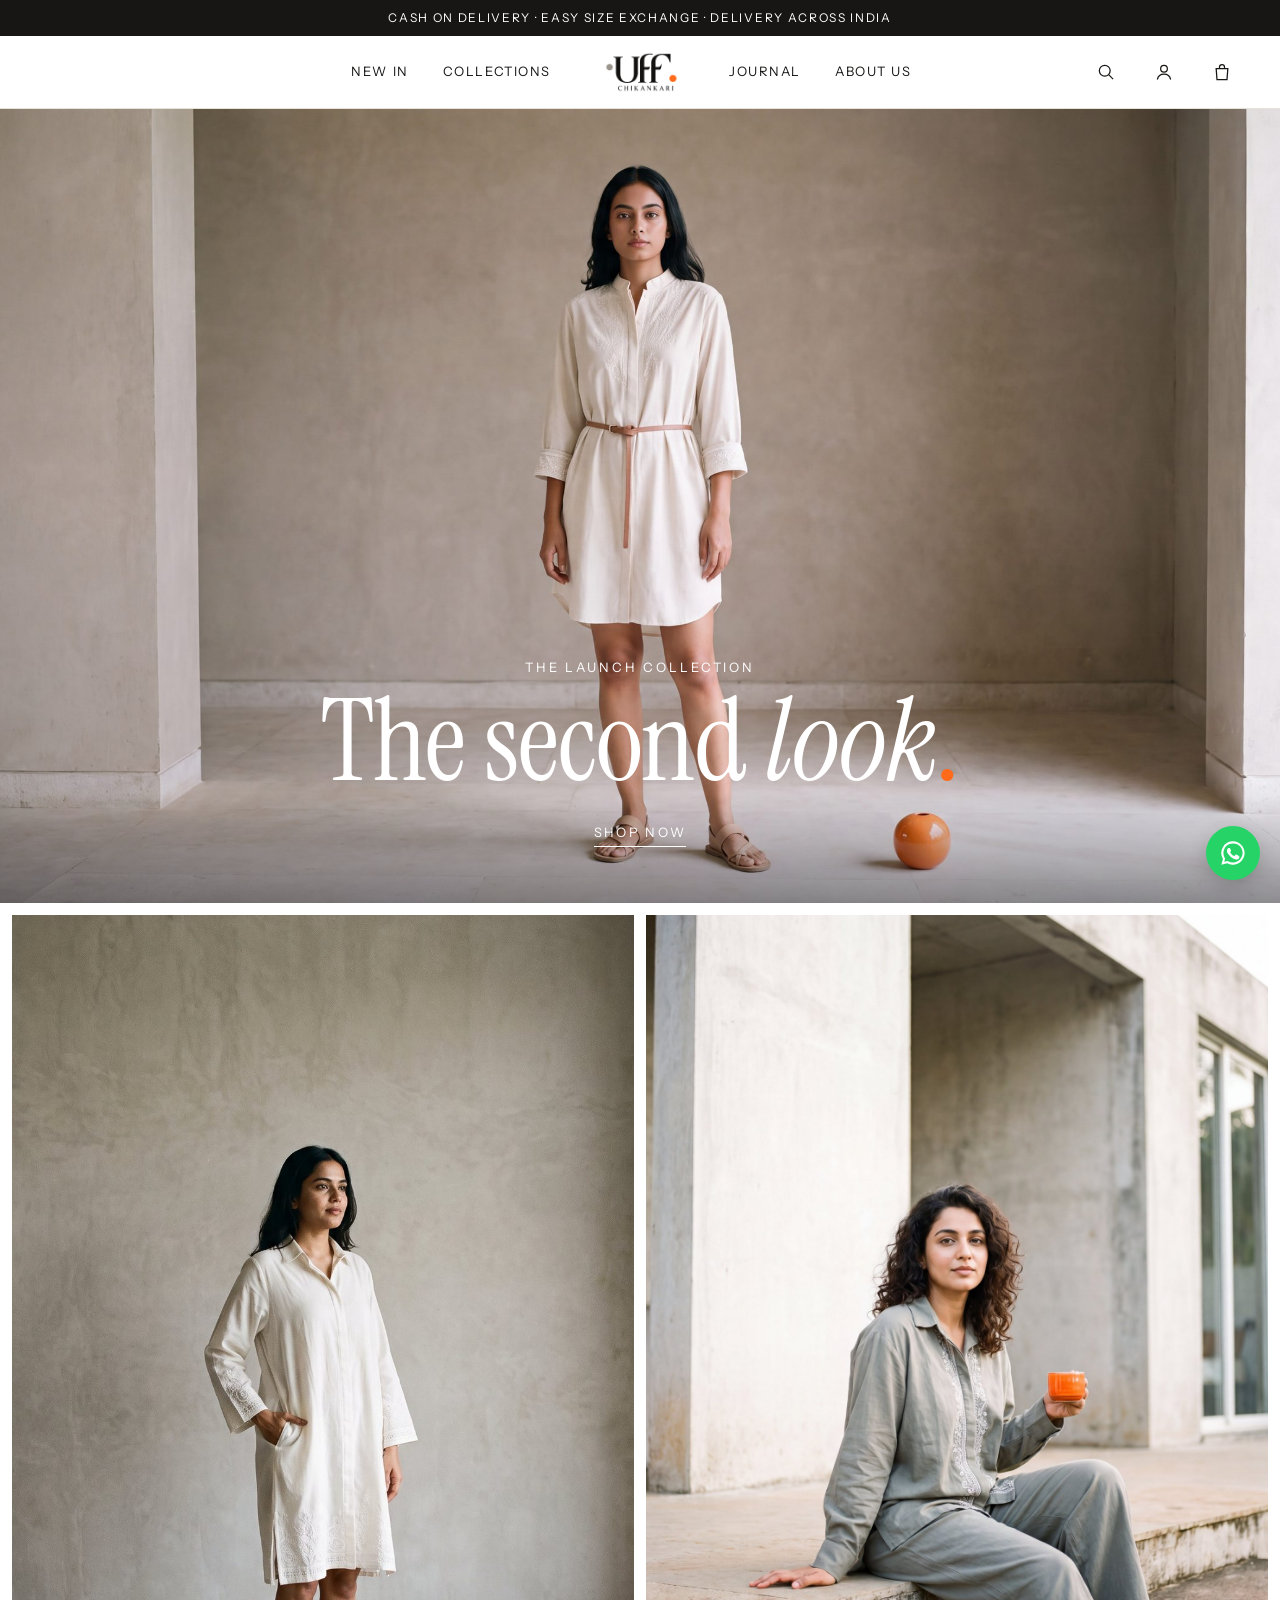
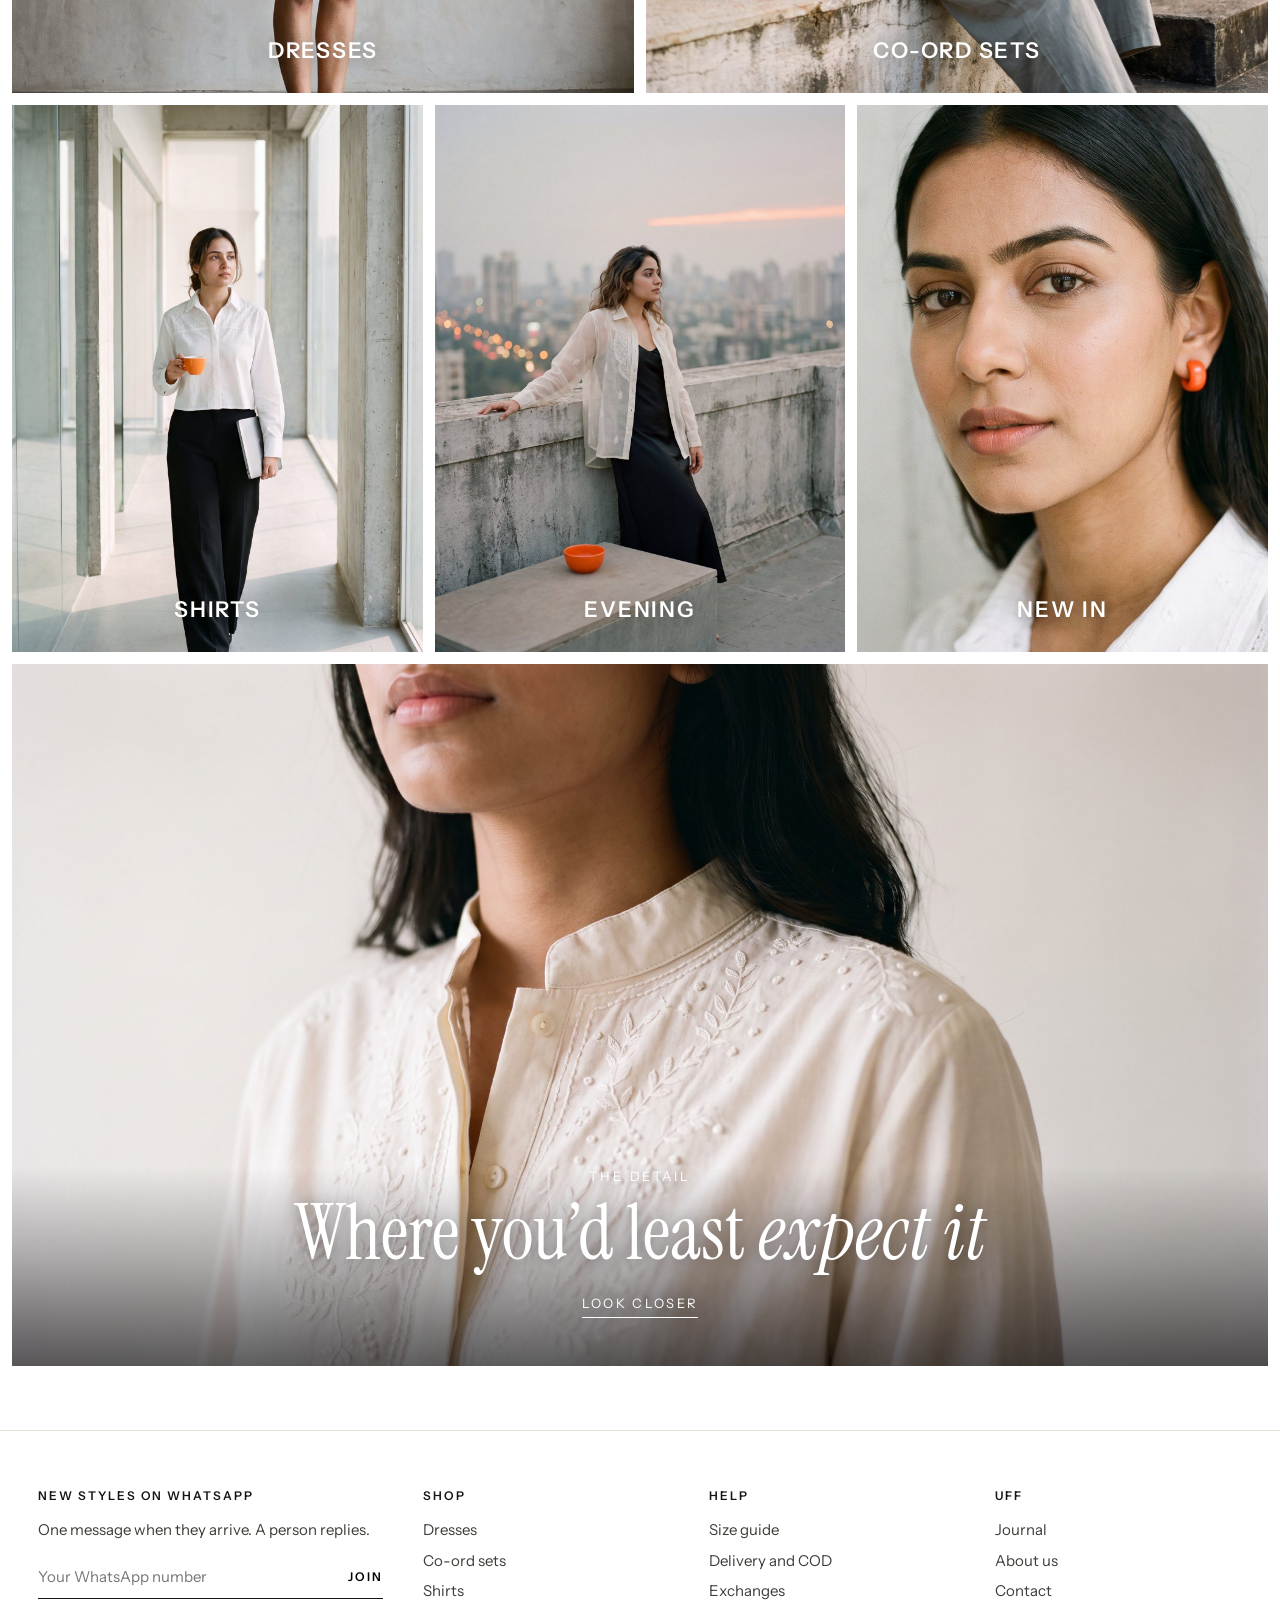
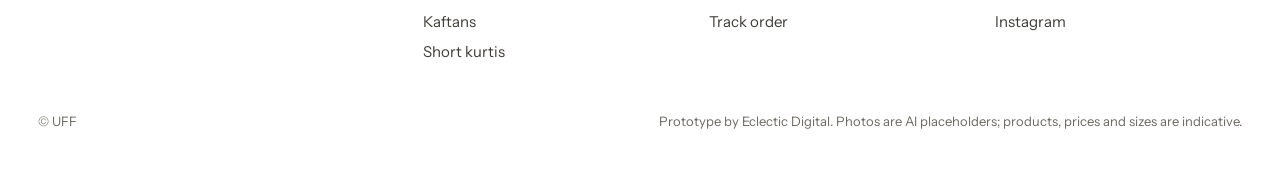
<file: index.html>
<!doctype html>
<html lang="en">
<head>
<meta charset="utf-8">
<meta name="viewport" content="width=device-width, initial-scale=1, viewport-fit=cover">
<meta name="robots" content="noindex, nofollow">
<title>UFF · Contemporary fashion</title>
<link rel="icon" href="img/logo_ink.png">
<link rel="preconnect" href="https://fonts.googleapis.com">
<link rel="stylesheet" href="https://fonts.googleapis.com/css2?family=Instrument+Sans:wght@400;500;600&family=Instrument+Serif:ital@0;1&display=swap">
<link rel="stylesheet" href="styles.css">
</head>
<body>
<div class="bar">Cash on delivery · Easy size exchange · Delivery across India</div>
<header class="hdr">
  <div class="in">
    <div class="side">
      <button class="menu" type="button" aria-label="Menu"><svg width="22" height="14" viewBox="0 0 22 14" aria-hidden="true"><path d="M0 1h22M0 7h22M0 13h22" stroke="currentColor" stroke-width="1.4" fill="none"/></svg></button>
      <nav class="l" aria-label="Shop"><a href="#new">New in</a><a href="#shop">Collections</a></nav>
    </div>
    <a class="logo" href="index.html" aria-label="UFF home"><img src="img/logo_ink.png" alt="UFF"></a>
    <div class="side" style="justify-content:space-between">
      <nav class="r" aria-label="About"><a href="#journal">Journal</a><a href="#about">About us</a></nav>
      <div class="icons">
        <a class="hide-sm" href="#" aria-label="Search"><svg width="20" height="20" viewBox="0 0 24 24" aria-hidden="true"><circle cx="10.5" cy="10.5" r="6.5" fill="none" stroke="currentColor" stroke-width="1.5"/><path d="m15.5 15.5 5 5" stroke="currentColor" stroke-width="1.5"/></svg></a>
        <a class="hide-sm" href="#" aria-label="Account"><svg width="20" height="20" viewBox="0 0 24 24" aria-hidden="true"><circle cx="12" cy="8" r="4" fill="none" stroke="currentColor" stroke-width="1.5"/><path d="M4 21c1-4.5 4.5-6.5 8-6.5s7 2 8 6.5" fill="none" stroke="currentColor" stroke-width="1.5"/></svg></a>
        <a href="#" aria-label="Bag, 0 items"><svg width="20" height="20" viewBox="0 0 24 24" aria-hidden="true"><path d="M5 8h14l-1 13H6z" fill="none" stroke="currentColor" stroke-width="1.5"/><path d="M9 8V6a3 3 0 0 1 6 0v2" fill="none" stroke="currentColor" stroke-width="1.5"/></svg></a>
      </div>
    </div>
  </div>
</header>

<main>
  <section class="hero" aria-label="The launch collection">
    <picture>
      <source media="(max-width:760px)" srcset="img/hero_mobile.jpg">
      <img src="img/scroll_hero.jpg" alt="A woman standing in an ivory shirt-dress with a thin tan belt, in a bare concrete room">
    </picture>
    <div class="cap">
      <div class="k">The launch collection</div>
      <h1>The second <em>look</em><span class="dot">.</span></h1>
      <a class="cta" href="#shop">Shop now</a>
    </div>
  </section>

  <section id="shop" aria-label="Shop by style">
    <div class="tiles two">
      <a class="tile" href="product.html"><img src="img/hero_mobile.jpg" alt="Shirt-dress, worn full length" style="object-position:50% 40%"><span>Dresses</span></a>
      <a class="tile" href="product.html"><img src="img/weekend_coord.jpg" alt="A sage co-ord, worn outdoors"><span>Co-ord sets</span></a>
    </div>
    <div class="tiles three">
      <a class="tile" href="product.html"><img src="img/work_corridor.jpg" alt="A white shirt worn to work"><span>Shirts</span></a>
      <a class="tile" href="product.html"><img src="img/evening_rooftop.jpg" alt="A sheer shirt worn open over a slip dress at dusk"><span>Evening</span></a>
      <a class="tile" id="new" href="product.html"><img src="img/ugc_mirror.jpg" alt="A white shirt with an embroidered collar, close up" style="object-position:50% 30%"><span>New in</span></a>
    </div>
  </section>

  <a class="band" href="product.html" aria-label="The detail: see the shirt-dress">
    <img src="img/macro_collar.jpg" alt="Embroidery at the collar and yoke of an ivory shirt-dress, up close">
    <div class="cap">
      <div class="k">The detail</div>
      <h2>Where you&#8217;d least <em>expect it</em></h2>
      <span class="cta">Look closer</span>
    </div>
  </a>
</main>

<footer class="ft" id="about">
  <div class="grid">
    <div>
      <h3>New styles on WhatsApp</h3>
      <p>One message when they arrive. A person replies.</p>
      <form id="join"><label class="vh" for="wa">WhatsApp number</label><input id="wa" type="tel" inputmode="tel" placeholder="Your WhatsApp number" autocomplete="tel"><button type="submit">Join</button></form>
      <output id="joinOut" aria-live="polite"></output>
    </div>
    <div><h3>Shop</h3><a href="#shop">Dresses</a><a href="#shop">Co-ord sets</a><a href="#shop">Shirts</a><a href="#shop">Kaftans</a><a href="#shop">Short kurtis</a></div>
    <div><h3>Help</h3><a href="product.html#size">Size guide</a><a href="#">Delivery and COD</a><a href="#">Exchanges</a><a href="#">Track order</a></div>
    <div id="journal"><h3>UFF</h3><a href="#">Journal</a><a href="#">About us</a><a href="#">Contact</a><a href="#">Instagram</a></div>
  </div>
  <div class="fine"><span>© UFF</span><span>Prototype by Eclectic Digital. Photos are AI placeholders; products, prices and sizes are indicative.</span></div>
</footer>

<a class="wa" href="#" aria-label="Chat on WhatsApp"><svg width="28" height="28" viewBox="0 0 24 24" aria-hidden="true"><path fill="#fff" d="M12 2a10 10 0 0 0-8.6 15.1L2 22l5-1.3A10 10 0 1 0 12 2zm0 18.2a8.2 8.2 0 0 1-4.2-1.2l-.3-.2-3 .8.8-2.9-.2-.3A8.2 8.2 0 1 1 12 20.2zm4.5-6.1c-.2-.1-1.5-.7-1.7-.8-.2-.1-.4-.1-.6.1l-.8 1c-.1.2-.3.2-.5.1a6.7 6.7 0 0 1-3.3-2.9c-.3-.4.3-.4.7-1.3.1-.2 0-.3 0-.4l-.8-1.8c-.2-.5-.4-.4-.6-.4h-.5a1 1 0 0 0-.7.3 3 3 0 0 0-.9 2.2 5.1 5.1 0 0 0 1.1 2.7 11.7 11.7 0 0 0 4.5 4c1.7.7 2.4.8 3.2.6.5-.1 1.5-.6 1.7-1.2.2-.6.2-1.1.2-1.2-.1-.1-.3-.2-.5-.3z"/></svg></a>

<script>
document.getElementById('join').addEventListener('submit', function(e){
  e.preventDefault();
  var v = document.getElementById('wa').value.replace(/\D/g,'');
  document.getElementById('joinOut').textContent = v.length >= 10 ? 'Thanks. This is a prototype, so nothing was sent.' : 'Enter a 10-digit WhatsApp number.';
});
</script>
</body>
</html>
</file>
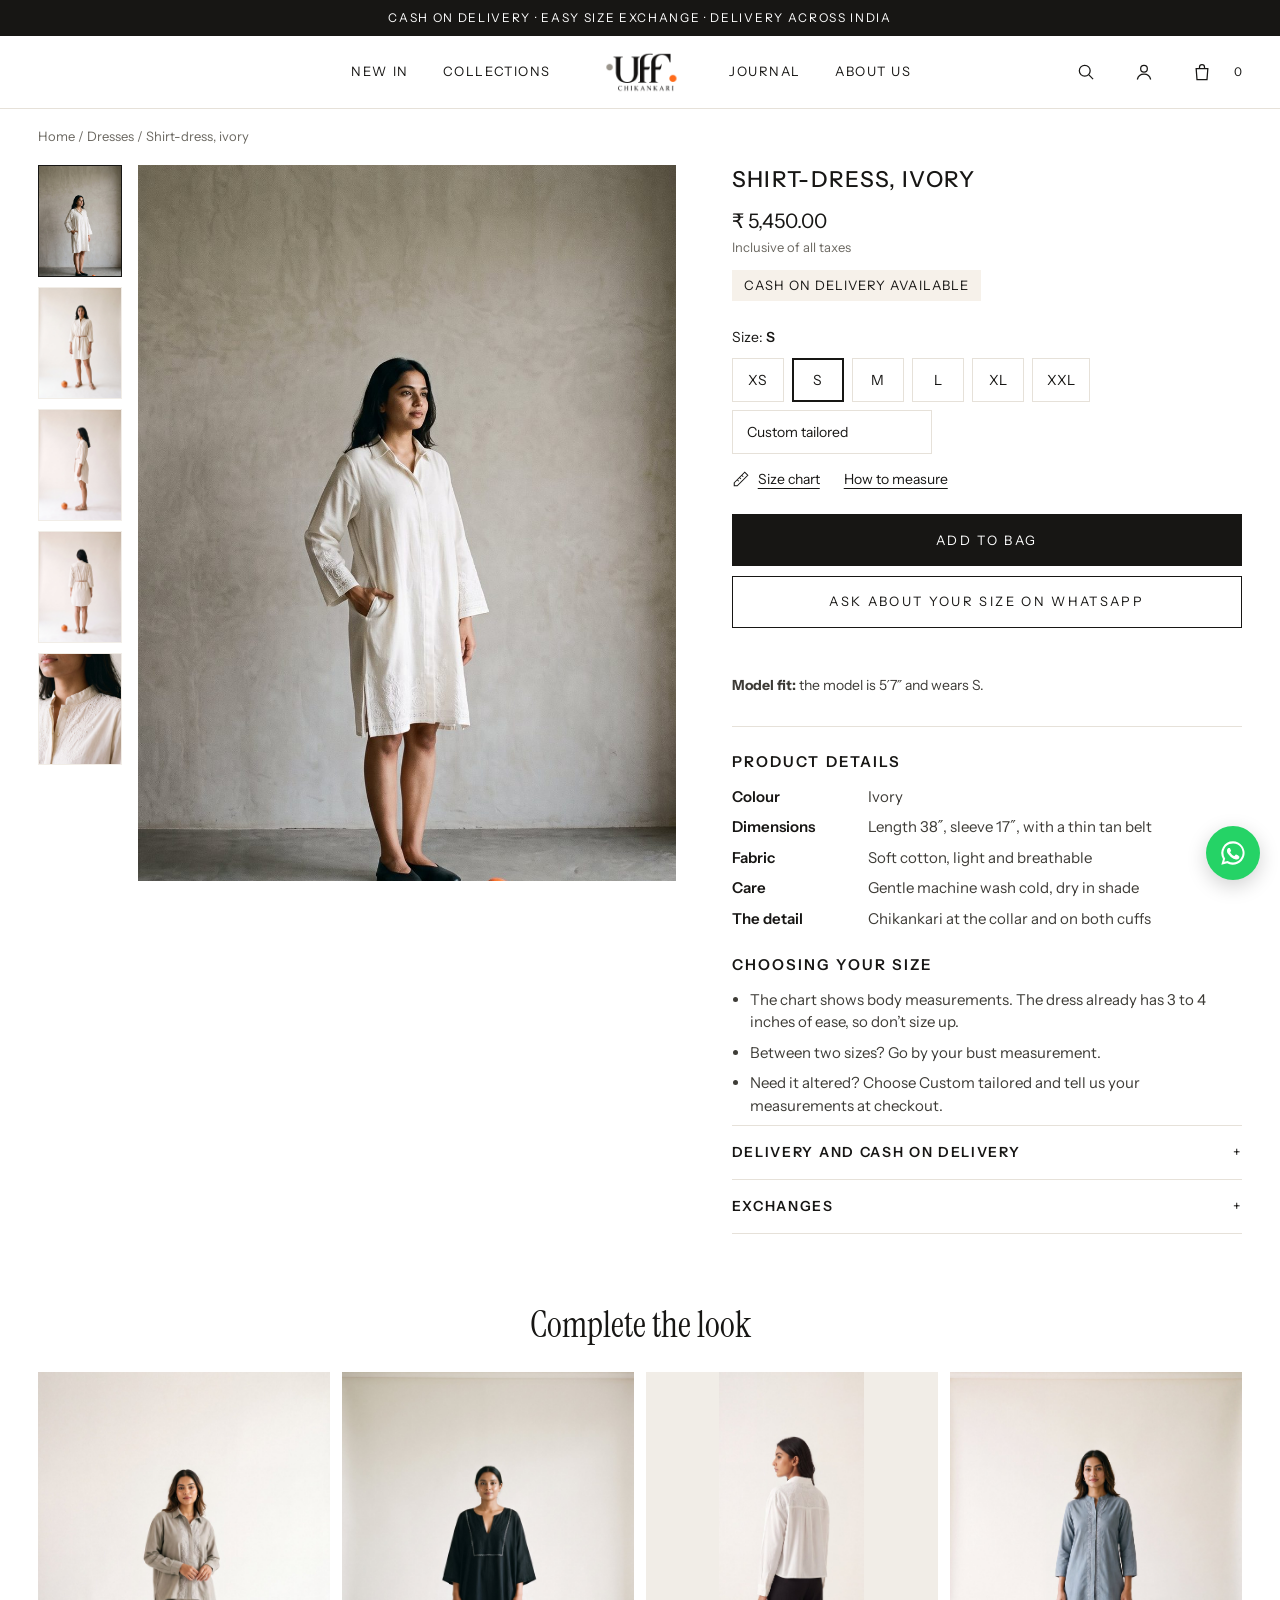
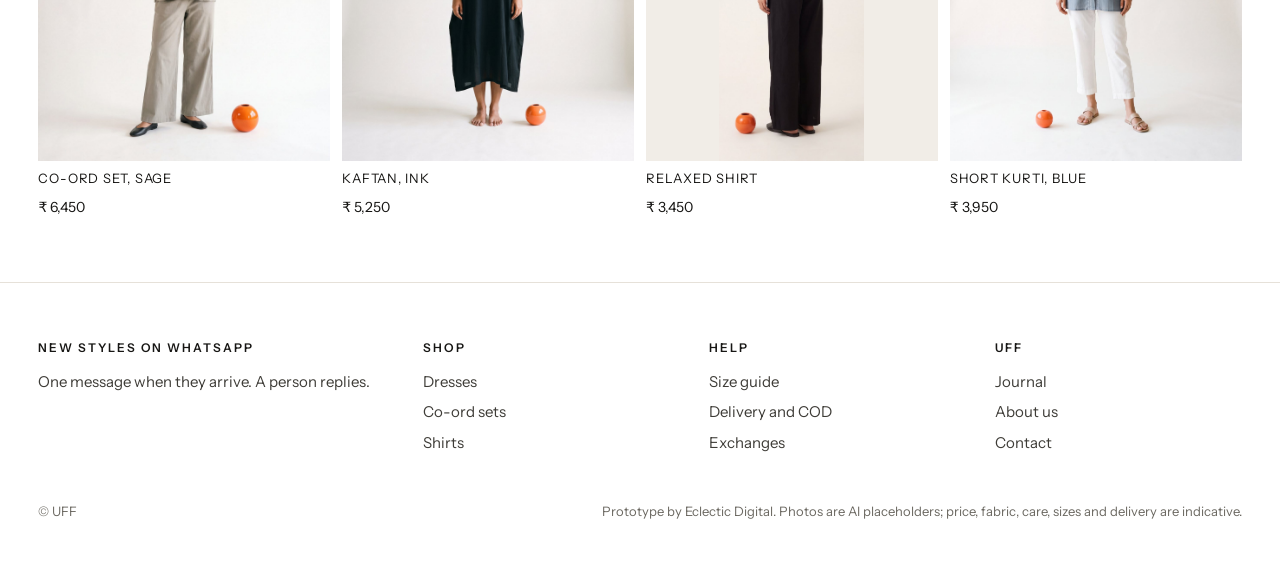
<file: product.html>
<!doctype html>
<html lang="en">
<head>
<meta charset="utf-8">
<meta name="viewport" content="width=device-width, initial-scale=1, viewport-fit=cover">
<meta name="robots" content="noindex, nofollow">
<title>Shirt-dress, ivory · UFF</title>
<link rel="icon" href="img/logo_ink.png">
<link rel="preconnect" href="https://fonts.googleapis.com">
<link rel="stylesheet" href="https://fonts.googleapis.com/css2?family=Instrument+Sans:wght@400;500;600&family=Instrument+Serif:ital@0;1&display=swap">
<link rel="stylesheet" href="styles.css">
</head>
<body>
<div class="bar">Cash on delivery · Easy size exchange · Delivery across India</div>
<header class="hdr">
  <div class="in">
    <div class="side">
      <button class="menu" type="button" aria-label="Menu"><svg width="22" height="14" viewBox="0 0 22 14" aria-hidden="true"><path d="M0 1h22M0 7h22M0 13h22" stroke="currentColor" stroke-width="1.4" fill="none"/></svg></button>
      <nav class="l" aria-label="Shop"><a href="index.html#new">New in</a><a href="index.html#shop">Collections</a></nav>
    </div>
    <a class="logo" href="index.html" aria-label="UFF home"><img src="img/logo_ink.png" alt="UFF"></a>
    <div class="side" style="justify-content:space-between">
      <nav class="r" aria-label="About"><a href="index.html#journal">Journal</a><a href="index.html#about">About us</a></nav>
      <div class="icons">
        <a class="hide-sm" href="#" aria-label="Search"><svg width="20" height="20" viewBox="0 0 24 24" aria-hidden="true"><circle cx="10.5" cy="10.5" r="6.5" fill="none" stroke="currentColor" stroke-width="1.5"/><path d="m15.5 15.5 5 5" stroke="currentColor" stroke-width="1.5"/></svg></a>
        <a class="hide-sm" href="#" aria-label="Account"><svg width="20" height="20" viewBox="0 0 24 24" aria-hidden="true"><circle cx="12" cy="8" r="4" fill="none" stroke="currentColor" stroke-width="1.5"/><path d="M4 21c1-4.5 4.5-6.5 8-6.5s7 2 8 6.5" fill="none" stroke="currentColor" stroke-width="1.5"/></svg></a>
        <a href="#" aria-label="Bag"><svg width="20" height="20" viewBox="0 0 24 24" aria-hidden="true"><path d="M5 8h14l-1 13H6z" fill="none" stroke="currentColor" stroke-width="1.5"/><path d="M9 8V6a3 3 0 0 1 6 0v2" fill="none" stroke="currentColor" stroke-width="1.5"/></svg></a><span class="bagn" id="bagN">0</span>
      </div>
    </div>
  </div>
</header>

<p class="crumbs"><a href="index.html">Home</a> / <a href="index.html#shop">Dresses</a> / Shirt-dress, ivory</p>

<main class="pdp">
  <div class="gal">
    <div class="thumbs" role="group" aria-label="Product photos">
      <button type="button" aria-current="true" data-src="img/hero_mobile.jpg" data-alt="The shirt-dress, worn full length"><img src="img/hero_mobile.jpg" alt=""></button>
      <button type="button" data-src="img/pack_shirtdress.jpg" data-alt="The shirt-dress, front"><img src="img/pack_shirtdress.jpg" alt=""></button>
      <button type="button" data-src="img/angle_side.jpg" data-alt="The shirt-dress, side"><img src="img/angle_side.jpg" alt=""></button>
      <button type="button" data-src="img/angle_back.jpg" data-alt="The shirt-dress, back"><img src="img/angle_back.jpg" alt=""></button>
      <button type="button" data-src="img/macro_collar.jpg" data-alt="The embroidered collar, up close"><img src="img/macro_collar.jpg" alt=""></button>
    </div>
    <div class="main"><img id="mainImg" src="img/hero_mobile.jpg" alt="The shirt-dress, worn full length"></div>
  </div>

  <div class="info">
    <h1>Shirt-dress, ivory</h1>
    <div class="price">₹ 5,450.00</div>
    <div class="tax">Inclusive of all taxes</div>
    <span class="cod">Cash on delivery available</span>

    <p class="lab">Size: <b id="sizeOut">S</b></p>
    <div class="sizes" id="sizes" role="group" aria-label="Choose a size">
      <button type="button" aria-pressed="false">XS</button>
      <button type="button" aria-pressed="true">S</button>
      <button type="button" aria-pressed="false">M</button>
      <button type="button" aria-pressed="false">L</button>
      <button type="button" aria-pressed="false">XL</button>
      <button type="button" aria-pressed="false">XXL</button>
      <button type="button" aria-pressed="false" class="custom">Custom tailored</button>
    </div>
    <div class="links" id="size">
      <button type="button" data-open="chart"><svg width="18" height="18" viewBox="0 0 24 24" aria-hidden="true"><path d="M3 17 17 3l4 4L7 21H3z M7 13l2 2M10 10l2 2M13 7l2 2" fill="none" stroke="currentColor" stroke-width="1.4"/></svg>Size chart</button>
      <button type="button" data-open="measure">How to measure</button>
    </div>

    <div class="buy">
      <button class="btn" type="button" id="add">Add to bag</button>
      <a class="btn ghost" href="#" style="display:flex;align-items:center;justify-content:center">Ask about your size on WhatsApp</a>
    </div>
    <p class="note" id="addOut" aria-live="polite"></p>
    <p class="fit"><b>Model fit:</b> the model is 5′7″ and wears S.</p>

    <section class="det" aria-labelledby="pd">
      <h2 id="pd">Product details</h2>
      <dl>
        <dt>Colour</dt><dd>Ivory</dd>
        <dt>Dimensions</dt><dd>Length 38″, sleeve 17″, with a thin tan belt</dd>
        <dt>Fabric</dt><dd>Soft cotton, light and breathable</dd>
        <dt>Care</dt><dd>Gentle machine wash cold, dry in shade</dd>
        <dt>The detail</dt><dd>Chikankari at the collar and on both cuffs</dd>
      </dl>
      <h2>Choosing your size</h2>
      <ul>
        <li>The chart shows body measurements. The dress already has 3 to 4 inches of ease, so don’t size up.</li>
        <li>Between two sizes? Go by your bust measurement.</li>
        <li>Need it altered? Choose Custom tailored and tell us your measurements at checkout.</li>
      </ul>
    </section>

    <details>
      <summary>Delivery and cash on delivery</summary>
      <p>Delivered across India in 3 to 6 days. Cash on delivery available.</p>
      <form class="pin" id="pinForm"><label class="vh" for="pin">Pincode</label><input id="pin" inputmode="numeric" maxlength="6" placeholder="Enter pincode"><button type="submit">Check</button></form>
      <p id="pinOut" aria-live="polite"></p>
    </details>
    <details>
      <summary>Exchanges</summary>
      <p>Wrong size? Exchange it within 7 days on WhatsApp. We pick it up and send the right one.</p>
    </details>
  </div>
</main>

<section class="more" aria-label="You may also like">
  <h2>Complete the look</h2>
  <div class="row">
    <a href="#"><div class="ph"><img src="img/pack_coord.jpg" alt="Co-ord set in sage"></div><span class="nm">Co-ord set, sage</span><span>₹ 6,450</span></a>
    <a href="#"><div class="ph"><img src="img/pack_kaftan.jpg" alt="Kaftan in ink"></div><span class="nm">Kaftan, ink</span><span>₹ 5,250</span></a>
    <a href="#"><div class="ph"><img class="contain" src="img/pack_shirt.jpg" alt="Relaxed shirt in white"></div><span class="nm">Relaxed shirt</span><span>₹ 3,450</span></a>
    <a href="#"><div class="ph"><img src="img/pack_kurti.jpg" alt="Short kurti in blue"></div><span class="nm">Short kurti, blue</span><span>₹ 3,950</span></a>
  </div>
</section>

<dialog id="chart" aria-labelledby="chartH">
  <div class="dlg-h"><div><h2 id="chartH">Shirt-dress, ivory</h2><p>Size chart, body measurements</p></div><button type="button" data-close aria-label="Close">×</button></div>
  <div class="dlg-b">
    <div class="units" role="group" aria-label="Units"><button type="button" aria-pressed="false" data-unit="cm">CM</button><span>|</span><button type="button" aria-pressed="true" data-unit="in">INCHES</button></div>
    <div class="sct-wrap"><table class="sct" id="sct"></table></div>
    <div class="how">
      <svg viewBox="0 0 172 300" width="210" aria-label="Where to measure: shoulder, bust, waist, hip and length">
        <g fill="none" stroke="#171614" stroke-width="1.2">
          <circle cx="80" cy="30" r="17"/><path d="M72 46v10M88 46v10"/>
          <path d="M48 62q32-10 64 0l8 70-12 4-6-46-2 40 8 150H52l8-150-2-40-6 46-12-4z"/>
        </g>
        <g stroke="#FF6B1A" stroke-width="1.6" stroke-dasharray="4 3"><path d="M48 64h64"/><path d="M52 96h56"/><path d="M58 126h44"/><path d="M56 150h48"/><path d="M128 62v226"/></g>
        <g font-family="Instrument Sans, sans-serif" font-size="10" fill="#171614"><text x="2" y="66">Shoulder</text><text x="16" y="99">Bust</text><text x="14" y="129">Waist</text><text x="22" y="153">Hip</text><text x="132" y="180">Length</text></g>
      </svg>
      <div class="tips"><p><b>Don’t size up:</b> the dress has 3 to 4 inches of ease over these body measurements.</p><p><b>Between sizes:</b> follow your bust.</p><p style="margin:0"><b>The model</b> is 5′7″ and wears S.</p></div>
    </div>
  </div>
</dialog>

<dialog id="measure" aria-labelledby="measureH">
  <div class="dlg-h"><div><h2 id="measureH">How to measure</h2><p>Use a soft tape, over a thin layer</p></div><button type="button" data-close aria-label="Close">×</button></div>
  <div class="dlg-b">
    <ol style="margin:0;padding-left:20px;font-size:15px;color:#3E3C37">
      <li style="margin-bottom:12px"><b>Shoulder:</b> from the edge of one shoulder to the other, across the back.</li>
      <li style="margin-bottom:12px"><b>Bust:</b> around the fullest part, tape level under the arms.</li>
      <li style="margin-bottom:12px"><b>Waist:</b> around the narrowest part, usually just above the belly button.</li>
      <li style="margin-bottom:12px"><b>Hip:</b> around the fullest part, feet together.</li>
      <li><b>Length:</b> from the top of the shoulder, next to the collar, down to where you want the hem.</li>
    </ol>
    <div class="tips"><p style="margin:0">Still unsure? Send your height and usual size on WhatsApp. A person replies.</p></div>
  </div>
</dialog>

<footer class="ft">
  <div class="grid">
    <div><h3>New styles on WhatsApp</h3><p>One message when they arrive. A person replies.</p></div>
    <div><h3>Shop</h3><a href="index.html#shop">Dresses</a><a href="index.html#shop">Co-ord sets</a><a href="index.html#shop">Shirts</a></div>
    <div><h3>Help</h3><a href="#size">Size guide</a><a href="#">Delivery and COD</a><a href="#">Exchanges</a></div>
    <div><h3>UFF</h3><a href="#">Journal</a><a href="#">About us</a><a href="#">Contact</a></div>
  </div>
  <div class="fine"><span>© UFF</span><span>Prototype by Eclectic Digital. Photos are AI placeholders; price, fabric, care, sizes and delivery are indicative.</span></div>
</footer>

<a class="wa" href="#" aria-label="Chat on WhatsApp"><svg width="28" height="28" viewBox="0 0 24 24" aria-hidden="true"><path fill="#fff" d="M12 2a10 10 0 0 0-8.6 15.1L2 22l5-1.3A10 10 0 1 0 12 2zm0 18.2a8.2 8.2 0 0 1-4.2-1.2l-.3-.2-3 .8.8-2.9-.2-.3A8.2 8.2 0 1 1 12 20.2zm4.5-6.1c-.2-.1-1.5-.7-1.7-.8-.2-.1-.4-.1-.6.1l-.8 1c-.1.2-.3.2-.5.1a6.7 6.7 0 0 1-3.3-2.9c-.3-.4.3-.4.7-1.3.1-.2 0-.3 0-.4l-.8-1.8c-.2-.5-.4-.4-.6-.4h-.5a1 1 0 0 0-.7.3 3 3 0 0 0-.9 2.2 5.1 5.1 0 0 0 1.1 2.7 11.7 11.7 0 0 0 4.5 4c1.7.7 2.4.8 3.2.6.5-.1 1.5-.6 1.7-1.2.2-.6.2-1.1.2-1.2-.1-.1-.3-.2-.5-.3z"/></svg></a>

<script>
// gallery
document.querySelectorAll('.thumbs button').forEach(function(b){
  b.addEventListener('click', function(){
    document.querySelectorAll('.thumbs button').forEach(function(x){ x.setAttribute('aria-current','false'); });
    b.setAttribute('aria-current','true');
    var m = document.getElementById('mainImg'); m.src = b.dataset.src; m.alt = b.dataset.alt;
  });
});
// sizes
var size = 'S';
document.querySelectorAll('#sizes button').forEach(function(b){
  b.addEventListener('click', function(){
    document.querySelectorAll('#sizes button').forEach(function(x){ x.setAttribute('aria-pressed','false'); });
    b.setAttribute('aria-pressed','true'); size = b.textContent; document.getElementById('sizeOut').textContent = size;
  });
});
var n = 0;
document.getElementById('add').addEventListener('click', function(){
  n++; document.getElementById('bagN').textContent = n;
  document.getElementById('addOut').textContent = 'Added, size ' + size + '. This is a prototype.';
});
// size chart: body measurements in cm, shown in inches by default
var S = ['XS','S','M','L','XL','XXL'];
var rows = [['Bust',[81,86,91,97,102,107]],['Waist',[66,71,76,81,86,91]],['Hip',[91,97,102,107,112,117]],['Shoulder',[35.5,36.5,37.5,38.5,40,41.5]],['Length',[96,97,98,99,100,101]]];
function draw(unit){
  var h = '<thead><tr><th></th>' + S.map(function(s){ return '<th scope="col">' + s + '</th>'; }).join('') + '</tr></thead><tbody>';
  rows.forEach(function(r){
    h += '<tr><th scope="row">' + r[0].toUpperCase() + '</th>' + r[1].map(function(v){
      var x = unit === 'in' ? Math.round(v / 2.54 * 2) / 2 : v; return '<td>' + x + '</td>'; }).join('') + '</tr>';
  });
  document.getElementById('sct').innerHTML = h + '</tbody>';
}
draw('in');
document.querySelectorAll('[data-unit]').forEach(function(b){
  b.addEventListener('click', function(){
    document.querySelectorAll('[data-unit]').forEach(function(x){ x.setAttribute('aria-pressed','false'); });
    b.setAttribute('aria-pressed','true'); draw(b.dataset.unit);
  });
});
document.querySelectorAll('[data-open]').forEach(function(b){
  b.addEventListener('click', function(){ document.getElementById(b.dataset.open).showModal(); });
});
document.querySelectorAll('dialog').forEach(function(d){
  d.querySelector('[data-close]').addEventListener('click', function(){ d.close(); });
  d.addEventListener('click', function(e){ if (e.target === d) d.close(); });
});
document.getElementById('pinForm').addEventListener('submit', function(e){
  e.preventDefault();
  var v = document.getElementById('pin').value.replace(/\D/g,'');
  var o = document.getElementById('pinOut');
  if (v.length !== 6){ o.textContent = 'Enter a 6-digit pincode.'; return; }
  var d = new Date(); d.setDate(d.getDate() + 4);
  o.textContent = 'Delivery by ' + d.toLocaleDateString('en-IN', {weekday:'short', day:'numeric', month:'short'}) + ' (demo).';
});
</script>
</body>
</html>
</file>
<file: styles.css>
/* UFF store demo. Homepage modelled on a fashion-led lookbook (ODETTE); product page on a sizing-first page (UDD Studio). */
:root{
  --ink:#171614; --white:#FFFFFF; --chalk:#F6F1EA; --line:#E6E1D9; --grey:#6B6861; --body:#3E3C37; --orange:#FF6B1A;
  --serif:'Instrument Serif', Georgia, serif; --sans:'Instrument Sans', system-ui, -apple-system, 'Segoe UI', sans-serif;
}
*{box-sizing:border-box}
html{-webkit-text-size-adjust:100%}
body{margin:0;background:var(--white);color:var(--ink);font-family:var(--sans);font-size:16px;line-height:1.5}
img{display:block;max-width:100%}
a{color:inherit;text-decoration:none}
button{font-family:inherit}
:focus-visible{outline:2px solid var(--orange);outline-offset:3px}
.vh{position:absolute;width:1px;height:1px;overflow:hidden;clip:rect(0 0 0 0);white-space:nowrap}

/* top bar + header: white, centred logo, a few uppercase links */
.bar{background:var(--ink);color:#fff;text-align:center;font-size:12px;letter-spacing:.14em;text-transform:uppercase;padding:9px 12px}
.hdr{position:sticky;top:0;z-index:40;background:var(--white);border-bottom:1px solid var(--line)}
.hdr .in{display:grid;grid-template-columns:1fr auto 1fr;align-items:center;height:72px;padding:0 max(20px,3vw)}
.hdr nav{display:flex;gap:34px;font-size:13px;letter-spacing:.12em;text-transform:uppercase}
.hdr nav.l{justify-content:flex-end;padding-right:40px}
.hdr nav.r{justify-content:flex-start;padding-left:40px}
.hdr .logo img{height:42px}
.hdr .icons{display:flex;gap:18px;justify-content:flex-end;align-items:center}
.hdr .icons a,.hdr .menu{display:flex;align-items:center;justify-content:center;width:40px;height:40px;border:0;background:none;padding:0;cursor:pointer;color:var(--ink)}
.hdr .side{display:flex;align-items:center;gap:12px}
.hdr .bagn{font-size:12px;margin-left:-6px}
.hdr .menu{display:none}
@media (min-width:901px){ .hdr .side:first-child{justify-content:flex-end} .hdr nav.l{padding-right:48px} .hdr nav.r{padding-left:48px} }
.hdr .mid{display:flex;align-items:center}
@media (max-width:900px){
  .hdr .in{height:60px;grid-template-columns:1fr auto 1fr}
  .hdr nav{display:none}
  .hdr .menu{display:flex}
  .hdr .logo img{height:34px}
  .hdr .icons .hide-sm{display:none}
}

/* homepage: full-bleed images, one label each, almost no copy */
.hero{position:relative;height:calc(100svh - 106px);min-height:520px;overflow:hidden;background:#d9d3ca}
.hero picture img{width:100%;height:100%;object-fit:cover;object-position:50% 50%}
.hero .cap{position:absolute;left:0;right:0;bottom:0;padding:0 24px 56px;text-align:center;color:#fff;background:linear-gradient(0deg,rgba(0,0,0,.42),rgba(0,0,0,0) 45%)}
.hero .k{font-size:13px;letter-spacing:.22em;text-transform:uppercase}
.hero h1{font-family:var(--serif);font-weight:400;font-size:clamp(56px,9vw,128px);line-height:.95;margin:10px 0 22px;letter-spacing:-.01em}
.hero h1 em{font-style:italic}
.hero h1 .dot{color:var(--orange)}
.cta{display:inline-block;font-size:13px;letter-spacing:.18em;text-transform:uppercase;border-bottom:1px solid currentColor;padding-bottom:4px}
@media (max-width:760px){ .hero{height:calc(100svh - 92px);min-height:560px} .hero .cap{padding-bottom:40px} }

.tiles{display:grid;gap:12px;padding:12px}
.tiles.two{grid-template-columns:1fr 1fr}
.tiles.three{grid-template-columns:1fr 1fr 1fr;padding-top:0}
.tile{position:relative;overflow:hidden;background:#e7e2da}
.tiles.two .tile{aspect-ratio:4/5}
.tiles.three .tile{aspect-ratio:3/4}
.tile img{width:100%;height:100%;object-fit:cover;transition:transform .8s ease}
.tile:hover img{transform:scale(1.03)}
.tile span{position:absolute;left:0;right:0;bottom:26px;text-align:center;color:#fff;font-weight:600;font-size:clamp(16px,1.7vw,24px);letter-spacing:.08em;text-transform:uppercase;text-shadow:0 1px 18px rgba(0,0,0,.35)}
@media (max-width:760px){
  .tiles{gap:8px;padding:8px}
  .tiles.three{grid-template-columns:1fr 1fr;padding-top:0}
  .tiles.three .tile:last-child{grid-column:1 / -1;aspect-ratio:4/5}
  .tile span{bottom:16px;font-size:15px}
}

.band{position:relative;display:block;height:min(78vh,760px);min-height:440px;overflow:hidden;margin:0 12px}
.band img{width:100%;height:100%;object-fit:cover}
.band .cap{position:absolute;inset:auto 0 0 0;text-align:center;color:#fff;padding:0 20px 48px;background:linear-gradient(0deg,rgba(0,0,0,.62),rgba(0,0,0,.25) 55%,rgba(0,0,0,0));text-shadow:0 1px 16px rgba(0,0,0,.35)}
.band .k{font-size:13px;letter-spacing:.22em;text-transform:uppercase}
.band h2{font-family:var(--serif);font-weight:400;font-size:clamp(40px,6vw,84px);line-height:1;margin:8px 0 18px}
.band h2 em{font-style:italic}
@media (max-width:760px){ .band{margin:0 8px;height:auto;aspect-ratio:4/5;min-height:0} .band .cap{padding-bottom:30px} }

/* footer */
.ft{margin-top:64px;border-top:1px solid var(--line);padding:56px max(20px,3vw) 40px}
.ft .grid{display:grid;grid-template-columns:1.4fr 1fr 1fr 1fr;gap:40px;max-width:1300px;margin:0 auto}
.ft h3{font-size:12px;letter-spacing:.16em;text-transform:uppercase;font-weight:600;margin:0 0 14px}
.ft a{display:block;font-size:15px;color:var(--body);margin-bottom:8px}
.ft p{margin:0 0 14px;color:var(--body);font-size:15px}
.ft form{display:flex;border-bottom:1px solid var(--ink);max-width:360px}
.ft input{flex:1;min-width:0;border:0;background:none;font:inherit;font-size:15px;padding:10px 0}
.ft form button{border:0;background:none;font-size:12px;letter-spacing:.16em;text-transform:uppercase;font-weight:600;cursor:pointer;padding:0 0 0 12px}
.ft output{display:block;font-size:14px;color:var(--grey);margin-top:10px;min-height:20px}
.ft .fine{max-width:1300px;margin:40px auto 0;font-size:13px;color:var(--grey);display:flex;justify-content:space-between;gap:20px;flex-wrap:wrap}
@media (max-width:760px){ .ft .grid{grid-template-columns:1fr 1fr} .ft .grid>div:first-child{grid-column:1 / -1} }

.wa{position:fixed;right:20px;bottom:20px;z-index:50;width:54px;height:54px;border-radius:50%;background:#25D366;display:flex;align-items:center;justify-content:center;box-shadow:0 6px 20px rgba(0,0,0,.18)}

/* product page */
.crumbs{font-size:13px;color:var(--grey);padding:18px max(20px,3vw) 0;max-width:1400px;margin:0 auto}
.pdp{display:grid;grid-template-columns:minmax(0,1.25fr) minmax(0,1fr);gap:56px;max-width:1400px;margin:0 auto;padding:18px max(20px,3vw) 40px}
.gal{display:grid;grid-template-columns:84px minmax(0,1fr);gap:16px;align-items:start;position:sticky;top:96px}
.thumbs{display:flex;flex-direction:column;gap:10px}
.thumbs button{border:1px solid transparent;padding:0;background:#f1ede7;cursor:pointer;aspect-ratio:3/4;overflow:hidden}
.thumbs button[aria-current="true"]{border-color:var(--ink)}
.thumbs img{width:100%;height:100%;object-fit:cover}
.main{aspect-ratio:3/4;background:#f1ede7;overflow:hidden}
.main img{width:100%;height:100%;object-fit:cover}
.info h1{font-weight:500;font-size:22px;letter-spacing:.06em;text-transform:uppercase;line-height:1.35;margin:0 0 12px}
.price{font-size:20px}
.tax{font-size:13px;color:var(--grey);margin-top:2px}
.cod{display:inline-block;margin-top:12px;font-size:13px;letter-spacing:.08em;text-transform:uppercase;background:var(--chalk);padding:6px 12px}
.lab{font-size:14px;margin:26px 0 10px}
.lab b{font-weight:600}
.sizes{display:flex;flex-wrap:wrap;gap:8px}
.sizes button{min-width:52px;height:44px;padding:0 14px;border:1px solid var(--line);background:#fff;font-size:14px;cursor:pointer;color:var(--ink)}
.sizes button[aria-pressed="true"]{border-color:var(--ink);box-shadow:inset 0 0 0 1px var(--ink)}
.sizes .custom{flex-basis:100%;max-width:200px;text-align:left}
.links{display:flex;gap:24px;margin-top:16px;font-size:14px}
.links button{border:0;background:none;padding:0;cursor:pointer;text-decoration:underline;text-underline-offset:4px;font-size:14px;color:var(--ink);display:flex;align-items:center;gap:8px}
.buy{display:grid;grid-template-columns:1fr;gap:10px;margin-top:26px}
.btn{height:52px;border:1px solid var(--ink);background:var(--ink);color:#fff;font-size:13px;letter-spacing:.18em;text-transform:uppercase;cursor:pointer}
.btn.ghost{background:#fff;color:var(--ink)}
.note{font-size:14px;color:var(--grey);min-height:21px;margin-top:8px}
.fit{margin-top:18px;font-size:14px;color:var(--body)}
.det{margin-top:30px;border-top:1px solid var(--line)}
.det h2{font-size:15px;letter-spacing:.14em;text-transform:uppercase;font-weight:600;margin:24px 0 12px}
.det dl{display:grid;grid-template-columns:120px minmax(0,1fr);gap:8px 16px;margin:0;font-size:15px}
.det dt{font-weight:600}
.det dd{margin:0;color:var(--body)}
.det ul{margin:0;padding-left:18px;color:var(--body);font-size:15px}
.det li{margin-bottom:8px}
details{border-top:1px solid var(--line);padding:16px 0}
details:last-of-type{border-bottom:1px solid var(--line)}
summary{cursor:pointer;font-size:14px;letter-spacing:.12em;text-transform:uppercase;font-weight:600;list-style:none;display:flex;justify-content:space-between}
summary::after{content:"+";font-weight:400}
details[open] summary::after{content:"–"}
details p{margin:12px 0 0;color:var(--body);font-size:15px}
.pin{display:flex;gap:8px;margin-top:12px}
.pin input{flex:1;height:44px;border:1px solid var(--line);padding:0 12px;font:inherit}
.pin button{height:44px;padding:0 18px;border:1px solid var(--ink);background:#fff;cursor:pointer;font-size:13px;letter-spacing:.12em;text-transform:uppercase}
.more{max-width:1400px;margin:0 auto;padding:24px max(20px,3vw) 0}
.more h2{font-family:var(--serif);font-weight:400;font-size:36px;margin:0 0 20px;text-align:center}
.more .row{display:grid;grid-template-columns:repeat(4,minmax(0,1fr));gap:12px}
.more a{display:flex;flex-direction:column;gap:8px;font-size:14px}
.more .ph{aspect-ratio:3/4;background:#f1ede7;overflow:hidden}
.more .ph img{width:100%;height:100%;object-fit:cover}
.more .ph img.contain{object-fit:contain}
.more .nm{text-transform:uppercase;letter-spacing:.06em;font-size:13px}
@media (max-width:900px){
  .pdp{grid-template-columns:1fr;gap:24px}
  .gal{position:static;grid-template-columns:1fr}
  .thumbs{flex-direction:row;order:2;overflow-x:auto}
  .thumbs button{flex:0 0 64px}
  .more .row{grid-template-columns:1fr 1fr}
}

/* size chart and how-to-measure dialogs */
dialog{border:0;padding:0;width:min(760px,94vw);max-height:90vh;overflow:auto}
dialog::backdrop{background:rgba(23,22,20,.55)}
.dlg-h{display:flex;justify-content:space-between;align-items:flex-start;padding:20px 24px;border-bottom:1px solid var(--line);position:sticky;top:0;background:#fff}
.dlg-h h2{margin:0;font-size:17px;font-weight:600}
.dlg-h p{margin:2px 0 0;font-size:13px;color:var(--grey)}
.dlg-h button{border:0;background:none;font-size:28px;line-height:1;cursor:pointer;padding:0 4px}
.dlg-b{padding:18px 24px 26px}
.units{display:flex;justify-content:center;gap:10px;font-size:13px;letter-spacing:.12em;margin-bottom:12px}
.units button{border:0;background:none;cursor:pointer;color:var(--grey);font-size:13px;letter-spacing:.12em;padding:4px}
.units button[aria-pressed="true"]{color:var(--orange);font-weight:600}
.sct{width:100%;border-collapse:collapse;font-size:14px;font-variant-numeric:tabular-nums}
.sct th,.sct td{border:1px solid var(--line);padding:10px 6px;text-align:center}
.sct thead th{font-weight:600;font-size:12px;letter-spacing:.08em}
.sct tbody th{font-weight:600;font-size:12px;letter-spacing:.08em;text-align:left;padding-left:12px}
.sct-wrap{overflow-x:auto}
.how{display:grid;grid-template-columns:200px minmax(0,1fr);gap:24px;align-items:center;margin-top:20px}
.how ol{margin:0;padding-left:20px;font-size:15px;color:var(--body)}
.how li{margin-bottom:10px}
.how b{color:var(--ink)}
.tips{margin-top:18px;background:var(--chalk);padding:14px 16px;font-size:14px;color:var(--body)}
.tips p{margin:0 0 8px}
@media (max-width:600px){ .how{grid-template-columns:1fr} .how svg{max-width:180px;margin:0 auto} }
</file>
